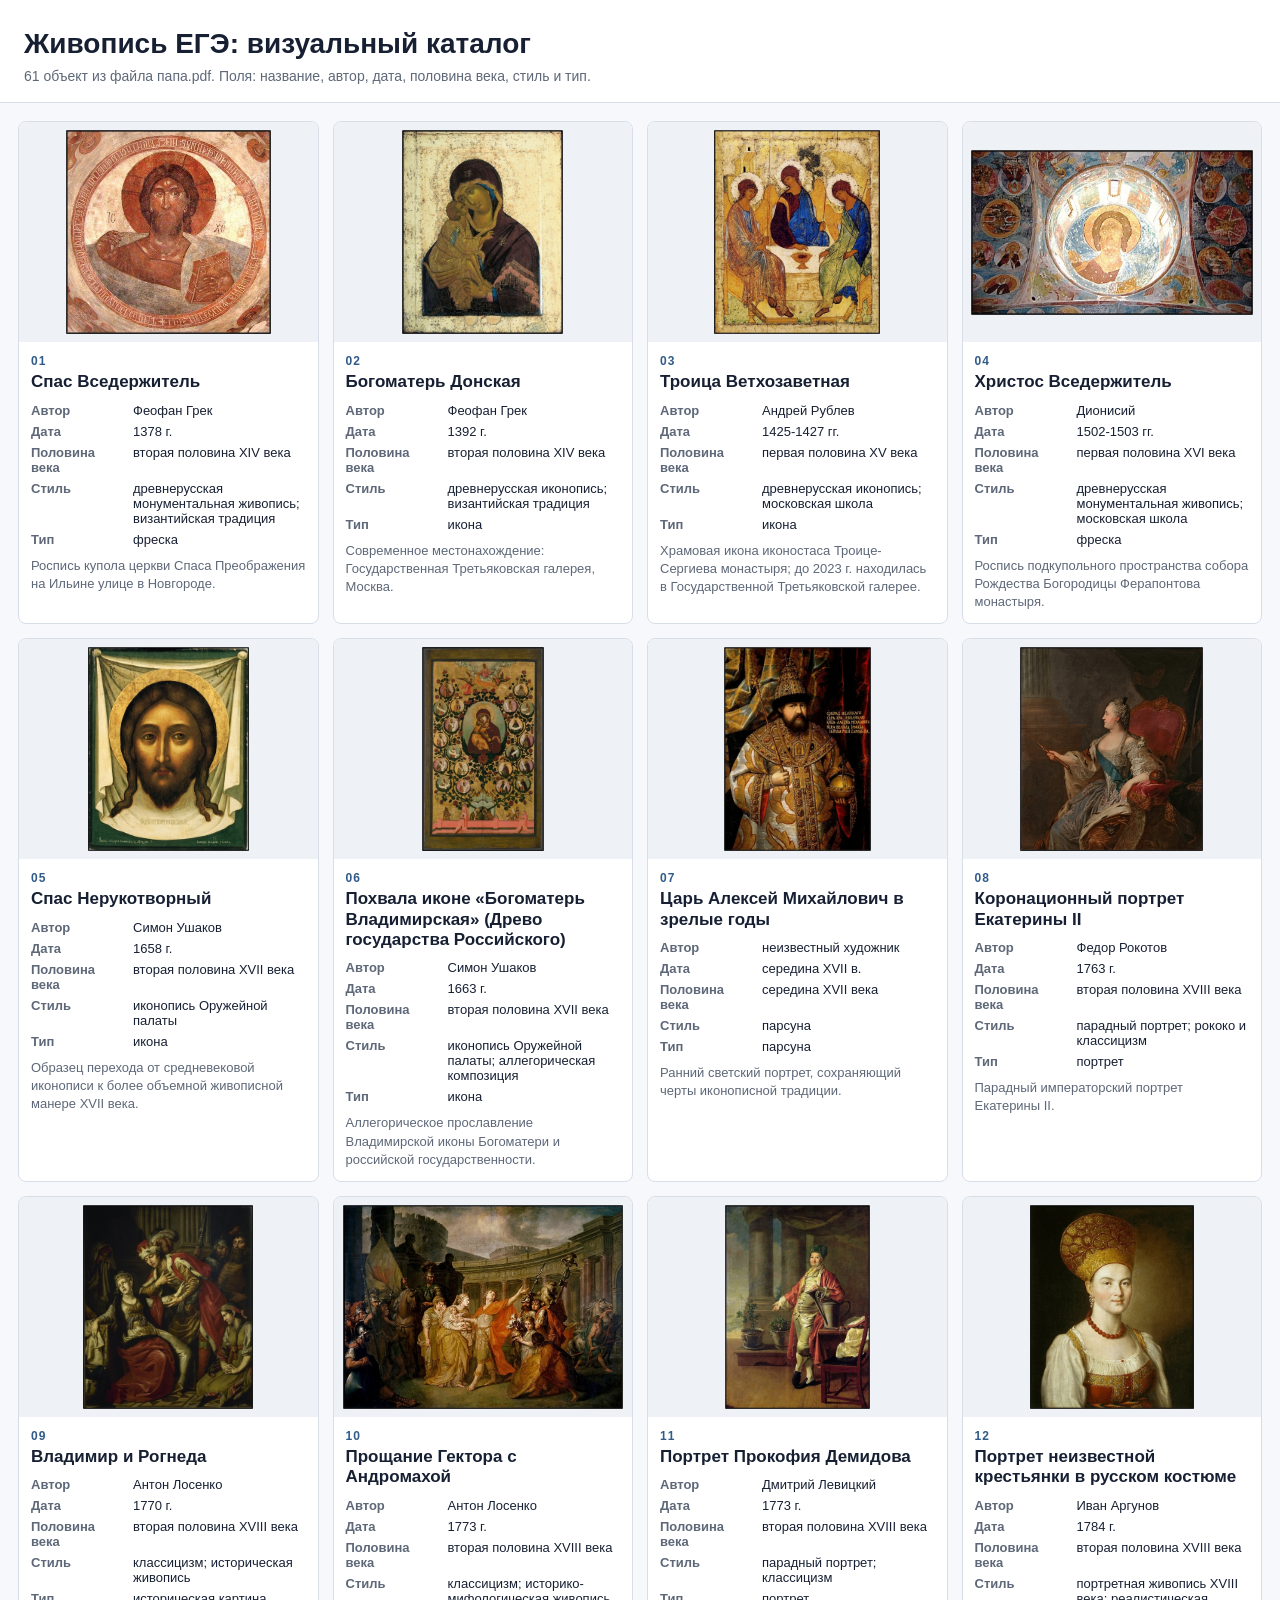
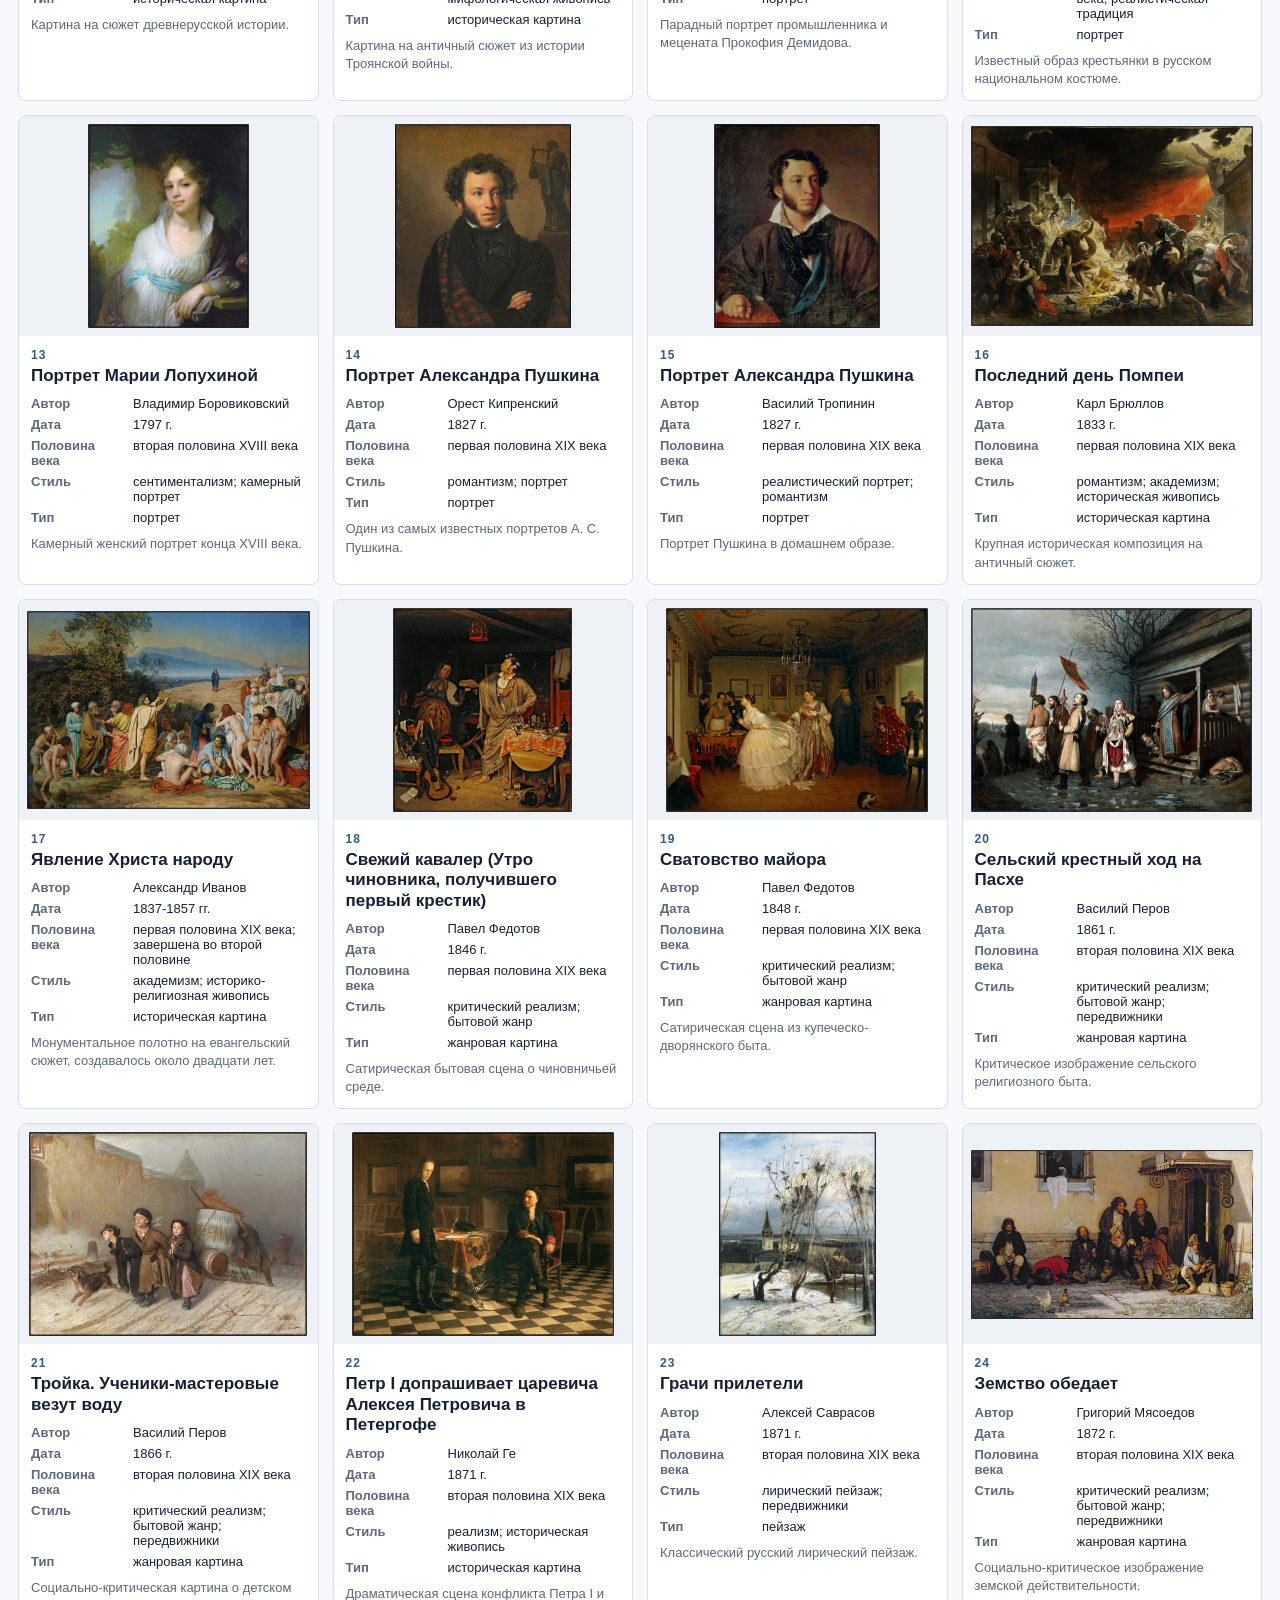
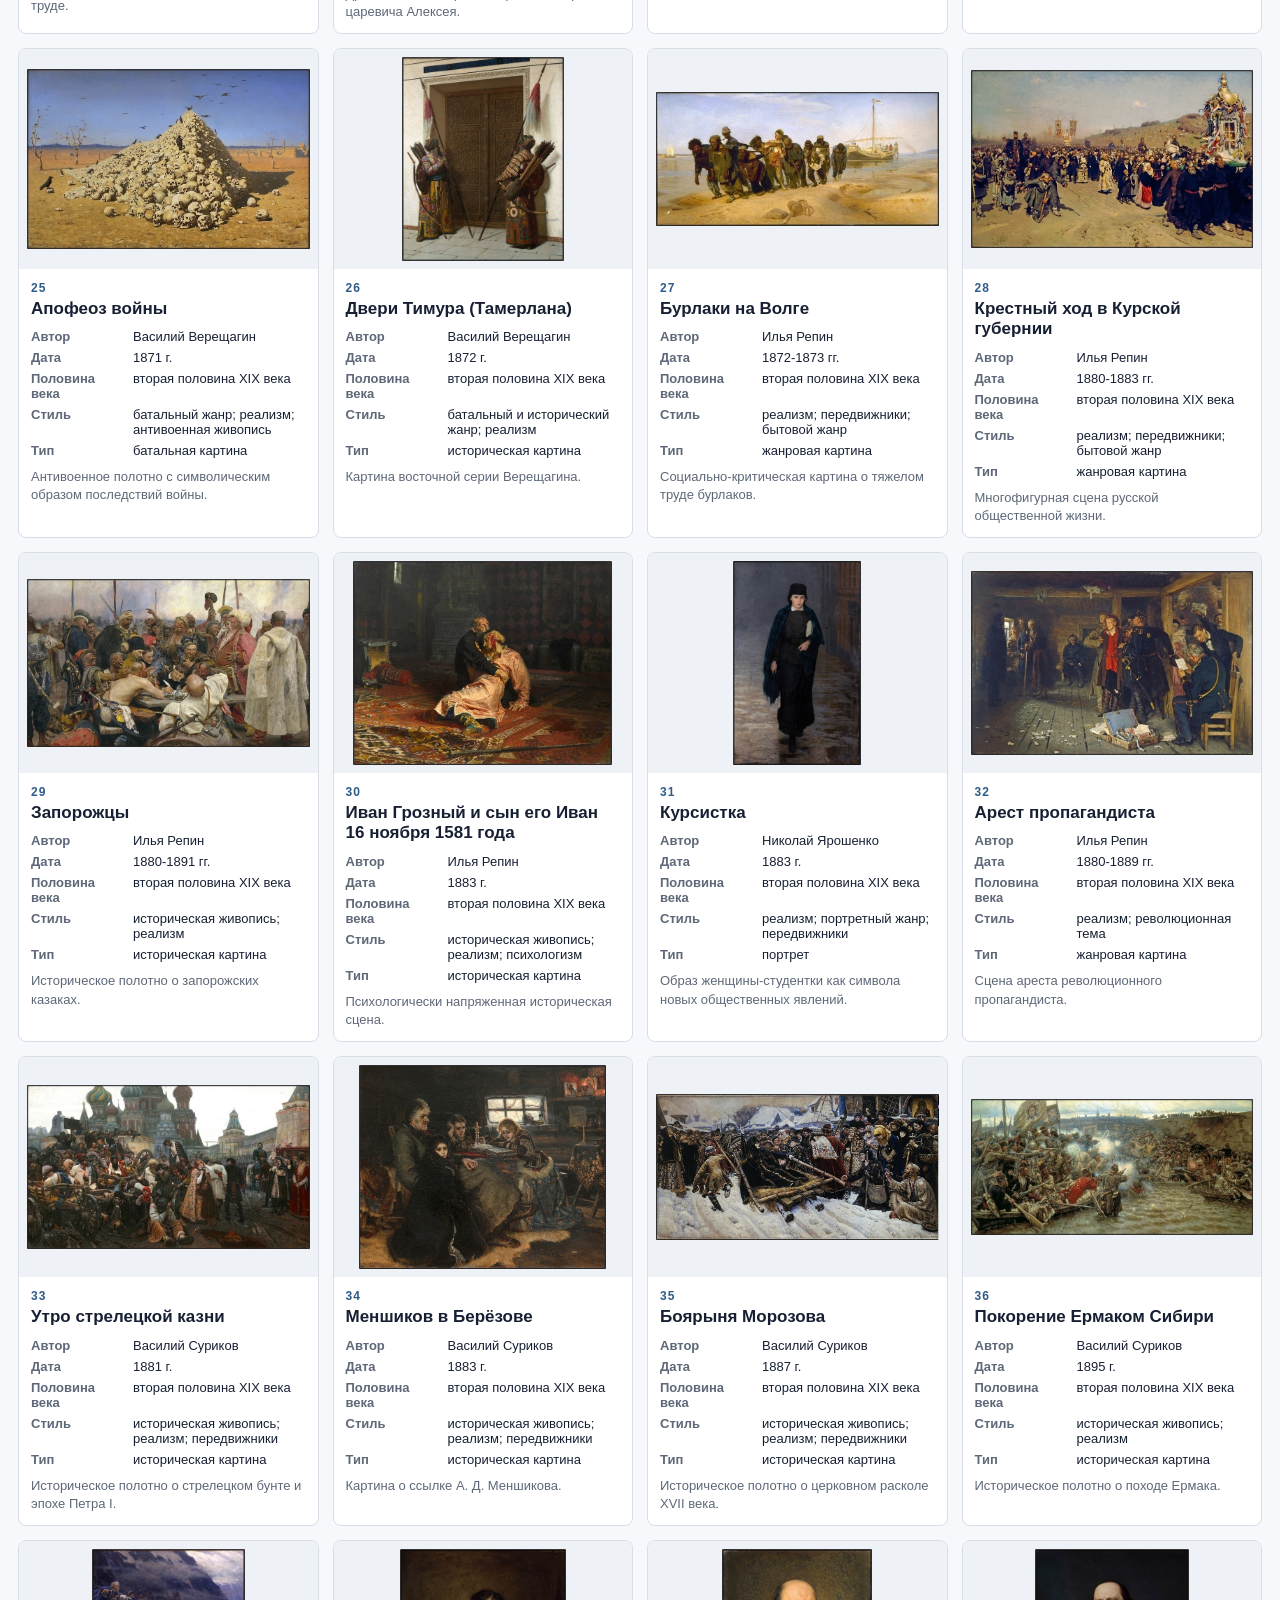
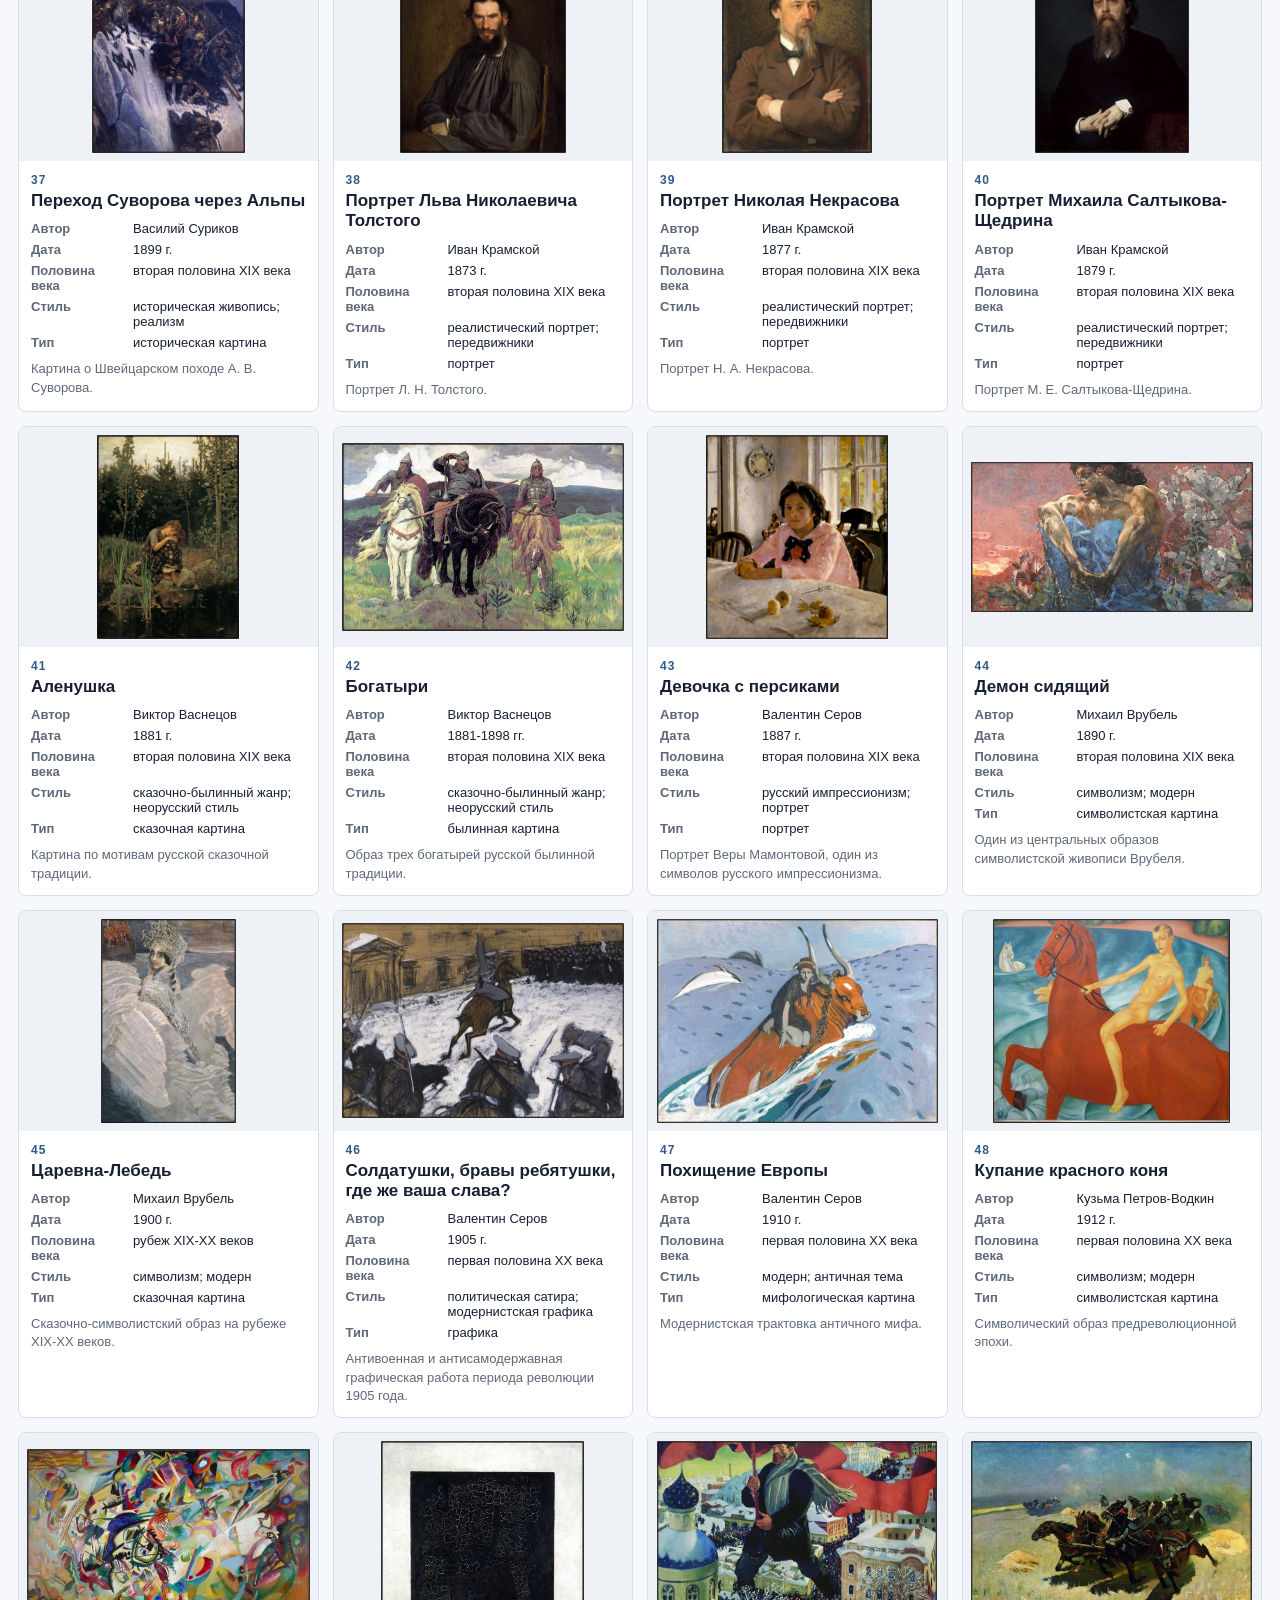
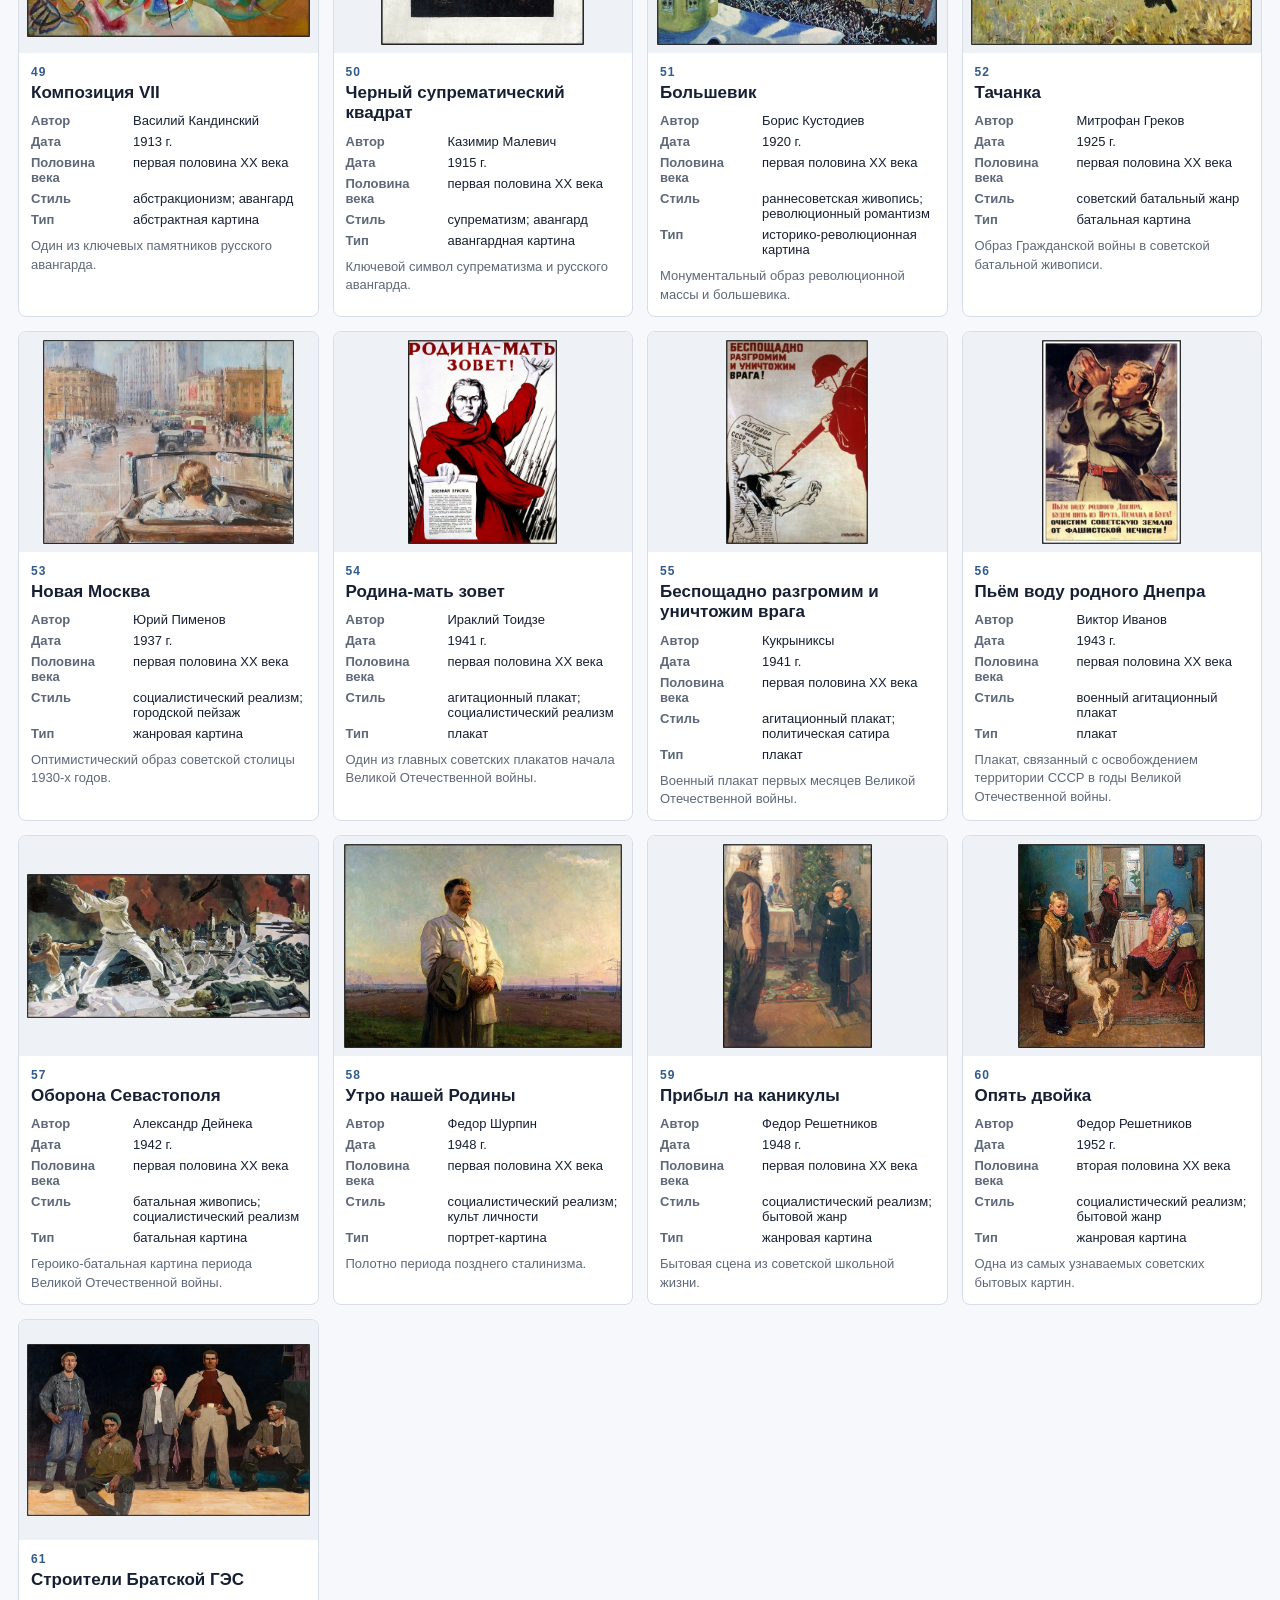
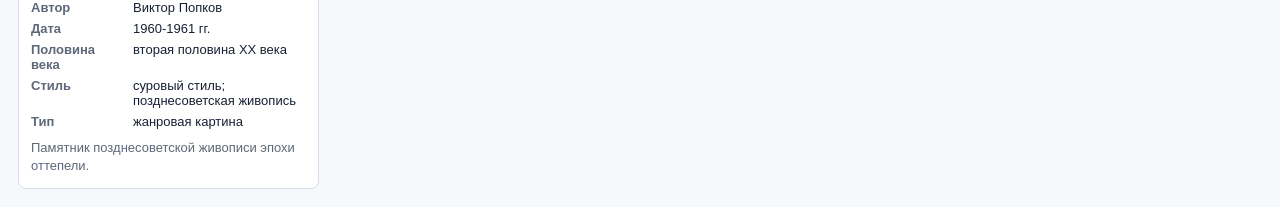
<file: painting_characteristics.html>
<!doctype html>
<html lang="ru">
<head>
  <meta charset="utf-8">
  <meta name="viewport" content="width=device-width, initial-scale=1">
  <title>Живопись ЕГЭ: визуальный каталог</title>
  <style>
    :root {
      color-scheme: light;
      --ink: #172033;
      --muted: #5e6878;
      --line: #d8dee8;
      --paper: #f7f8fb;
      --card: #ffffff;
      --accent: #315b8a;
    }
    * { box-sizing: border-box; }
    body {
      margin: 0;
      font-family: Arial, sans-serif;
      background: var(--paper);
      color: var(--ink);
    }
    header {
      padding: 28px 24px 18px;
      border-bottom: 1px solid var(--line);
      background: #fff;
    }
    h1 {
      margin: 0;
      font-size: 28px;
      line-height: 1.15;
    }
    .meta {
      margin-top: 8px;
      color: var(--muted);
      font-size: 14px;
    }
    main {
      display: grid;
      grid-template-columns: repeat(auto-fill, minmax(280px, 1fr));
      gap: 14px;
      padding: 18px;
    }
    .card {
      display: grid;
      grid-template-rows: 220px auto;
      min-width: 0;
      background: var(--card);
      border: 1px solid var(--line);
      border-radius: 8px;
      overflow: hidden;
    }
    .card img {
      width: 100%;
      height: 100%;
      object-fit: contain;
      background: #eef1f5;
      padding: 8px;
    }
    .body {
      padding: 12px;
      position: relative;
    }
    .num {
      color: var(--accent);
      font-weight: 700;
      font-size: 12px;
      letter-spacing: .08em;
    }
    h2 {
      margin: 4px 0 10px;
      font-size: 17px;
      line-height: 1.2;
    }
    dl {
      display: grid;
      grid-template-columns: 94px 1fr;
      gap: 6px 8px;
      margin: 0;
      font-size: 13px;
    }
    dt {
      color: var(--muted);
      font-weight: 700;
    }
    dd {
      margin: 0;
    }
    p {
      margin: 10px 0 0;
      font-size: 13px;
      color: var(--muted);
      line-height: 1.4;
    }
  </style>
</head>
<body>
  <header>
    <h1>Живопись ЕГЭ: визуальный каталог</h1>
    <div class="meta">61 объект из файла папа.pdf. Поля: название, автор, дата, половина века, стиль и тип.</div>
  </header>
  <main>
    
        <article class="card">
          <img src="assets/visual/painting/spas-vsederzhitel-feofan-grek.jpg" alt="Спас Вседержитель">
          <div class="body">
            <div class="num">01</div>
            <h2>Спас Вседержитель</h2>
            <dl>
              <dt>Автор</dt><dd>Феофан Грек</dd>
              <dt>Дата</dt><dd>1378 г.</dd>
              <dt>Половина века</dt><dd>вторая половина XIV века</dd>
              <dt>Стиль</dt><dd>древнерусская монументальная живопись; византийская традиция</dd>
              <dt>Тип</dt><dd>фреска</dd>
            </dl>
            <p>Роспись купола церкви Спаса Преображения на Ильине улице в Новгороде.</p>
          </div>
        </article>
        <article class="card">
          <img src="assets/visual/painting/bogomater-donskaya-feofan-grek.jpg" alt="Богоматерь Донская">
          <div class="body">
            <div class="num">02</div>
            <h2>Богоматерь Донская</h2>
            <dl>
              <dt>Автор</dt><dd>Феофан Грек</dd>
              <dt>Дата</dt><dd>1392 г.</dd>
              <dt>Половина века</dt><dd>вторая половина XIV века</dd>
              <dt>Стиль</dt><dd>древнерусская иконопись; византийская традиция</dd>
              <dt>Тип</dt><dd>икона</dd>
            </dl>
            <p>Современное местонахождение: Государственная Третьяковская галерея, Москва.</p>
          </div>
        </article>
        <article class="card">
          <img src="assets/visual/painting/troica-vethozavetnaya-andrej-rublev.jpg" alt="Троица Ветхозаветная">
          <div class="body">
            <div class="num">03</div>
            <h2>Троица Ветхозаветная</h2>
            <dl>
              <dt>Автор</dt><dd>Андрей Рублев</dd>
              <dt>Дата</dt><dd>1425-1427 гг.</dd>
              <dt>Половина века</dt><dd>первая половина XV века</dd>
              <dt>Стиль</dt><dd>древнерусская иконопись; московская школа</dd>
              <dt>Тип</dt><dd>икона</dd>
            </dl>
            <p>Храмовая икона иконостаса Троице-Сергиева монастыря; до 2023 г. находилась в Государственной Третьяковской галерее.</p>
          </div>
        </article>
        <article class="card">
          <img src="assets/visual/painting/hristos-vsederzhitel-dionisij.jpg" alt="Христос Вседержитель">
          <div class="body">
            <div class="num">04</div>
            <h2>Христос Вседержитель</h2>
            <dl>
              <dt>Автор</dt><dd>Дионисий</dd>
              <dt>Дата</dt><dd>1502-1503 гг.</dd>
              <dt>Половина века</dt><dd>первая половина XVI века</dd>
              <dt>Стиль</dt><dd>древнерусская монументальная живопись; московская школа</dd>
              <dt>Тип</dt><dd>фреска</dd>
            </dl>
            <p>Роспись подкупольного пространства собора Рождества Богородицы Ферапонтова монастыря.</p>
          </div>
        </article>
        <article class="card">
          <img src="assets/visual/painting/spas-nerukotvornyj-simon-ushakov.jpg" alt="Спас Нерукотворный">
          <div class="body">
            <div class="num">05</div>
            <h2>Спас Нерукотворный</h2>
            <dl>
              <dt>Автор</dt><dd>Симон Ушаков</dd>
              <dt>Дата</dt><dd>1658 г.</dd>
              <dt>Половина века</dt><dd>вторая половина XVII века</dd>
              <dt>Стиль</dt><dd>иконопись Оружейной палаты</dd>
              <dt>Тип</dt><dd>икона</dd>
            </dl>
            <p>Образец перехода от средневековой иконописи к более объемной живописной манере XVII века.</p>
          </div>
        </article>
        <article class="card">
          <img src="assets/visual/painting/pohvala-ikone-bogomater-vladimirskaya-drevo-gosudarstva-rossijskogo-simon-ushakov.jpg" alt="Похвала иконе «Богоматерь Владимирская» (Древо государства Российского)">
          <div class="body">
            <div class="num">06</div>
            <h2>Похвала иконе «Богоматерь Владимирская» (Древо государства Российского)</h2>
            <dl>
              <dt>Автор</dt><dd>Симон Ушаков</dd>
              <dt>Дата</dt><dd>1663 г.</dd>
              <dt>Половина века</dt><dd>вторая половина XVII века</dd>
              <dt>Стиль</dt><dd>иконопись Оружейной палаты; аллегорическая композиция</dd>
              <dt>Тип</dt><dd>икона</dd>
            </dl>
            <p>Аллегорическое прославление Владимирской иконы Богоматери и российской государственности.</p>
          </div>
        </article>
        <article class="card">
          <img src="assets/visual/painting/car-aleksej-mihajlovich-v-zrelye-gody-neizvestnyj-hudozhnik.jpg" alt="Царь Алексей Михайлович в зрелые годы">
          <div class="body">
            <div class="num">07</div>
            <h2>Царь Алексей Михайлович в зрелые годы</h2>
            <dl>
              <dt>Автор</dt><dd>неизвестный художник</dd>
              <dt>Дата</dt><dd>середина XVII в.</dd>
              <dt>Половина века</dt><dd>середина XVII века</dd>
              <dt>Стиль</dt><dd>парсуна</dd>
              <dt>Тип</dt><dd>парсуна</dd>
            </dl>
            <p>Ранний светский портрет, сохраняющий черты иконописной традиции.</p>
          </div>
        </article>
        <article class="card">
          <img src="assets/visual/painting/koronacionnyj-portret-ekateriny-ii-fedor-rokotov.jpg" alt="Коронационный портрет Екатерины II">
          <div class="body">
            <div class="num">08</div>
            <h2>Коронационный портрет Екатерины II</h2>
            <dl>
              <dt>Автор</dt><dd>Федор Рокотов</dd>
              <dt>Дата</dt><dd>1763 г.</dd>
              <dt>Половина века</dt><dd>вторая половина XVIII века</dd>
              <dt>Стиль</dt><dd>парадный портрет; рококо и классицизм</dd>
              <dt>Тип</dt><dd>портрет</dd>
            </dl>
            <p>Парадный императорский портрет Екатерины II.</p>
          </div>
        </article>
        <article class="card">
          <img src="assets/visual/painting/vladimir-i-rogneda-anton-losenko.jpg" alt="Владимир и Рогнеда">
          <div class="body">
            <div class="num">09</div>
            <h2>Владимир и Рогнеда</h2>
            <dl>
              <dt>Автор</dt><dd>Антон Лосенко</dd>
              <dt>Дата</dt><dd>1770 г.</dd>
              <dt>Половина века</dt><dd>вторая половина XVIII века</dd>
              <dt>Стиль</dt><dd>классицизм; историческая живопись</dd>
              <dt>Тип</dt><dd>историческая картина</dd>
            </dl>
            <p>Картина на сюжет древнерусской истории.</p>
          </div>
        </article>
        <article class="card">
          <img src="assets/visual/painting/proshchanie-gektora-s-andromahoj-anton-losenko.jpg" alt="Прощание Гектора с Андромахой">
          <div class="body">
            <div class="num">10</div>
            <h2>Прощание Гектора с Андромахой</h2>
            <dl>
              <dt>Автор</dt><dd>Антон Лосенко</dd>
              <dt>Дата</dt><dd>1773 г.</dd>
              <dt>Половина века</dt><dd>вторая половина XVIII века</dd>
              <dt>Стиль</dt><dd>классицизм; историко-мифологическая живопись</dd>
              <dt>Тип</dt><dd>историческая картина</dd>
            </dl>
            <p>Картина на античный сюжет из истории Троянской войны.</p>
          </div>
        </article>
        <article class="card">
          <img src="assets/visual/painting/portret-prokofiya-demidova-dmitrij-levickij.jpg" alt="Портрет Прокофия Демидова">
          <div class="body">
            <div class="num">11</div>
            <h2>Портрет Прокофия Демидова</h2>
            <dl>
              <dt>Автор</dt><dd>Дмитрий Левицкий</dd>
              <dt>Дата</dt><dd>1773 г.</dd>
              <dt>Половина века</dt><dd>вторая половина XVIII века</dd>
              <dt>Стиль</dt><dd>парадный портрет; классицизм</dd>
              <dt>Тип</dt><dd>портрет</dd>
            </dl>
            <p>Парадный портрет промышленника и мецената Прокофия Демидова.</p>
          </div>
        </article>
        <article class="card">
          <img src="assets/visual/painting/portret-neizvestnoj-krestyanki-v-russkom-kostyume-ivan-argunov.jpg" alt="Портрет неизвестной крестьянки в русском костюме">
          <div class="body">
            <div class="num">12</div>
            <h2>Портрет неизвестной крестьянки в русском костюме</h2>
            <dl>
              <dt>Автор</dt><dd>Иван Аргунов</dd>
              <dt>Дата</dt><dd>1784 г.</dd>
              <dt>Половина века</dt><dd>вторая половина XVIII века</dd>
              <dt>Стиль</dt><dd>портретная живопись XVIII века; реалистическая традиция</dd>
              <dt>Тип</dt><dd>портрет</dd>
            </dl>
            <p>Известный образ крестьянки в русском национальном костюме.</p>
          </div>
        </article>
        <article class="card">
          <img src="assets/visual/painting/portret-marii-lopuhinoj-vladimir-borovikovskij.jpg" alt="Портрет Марии Лопухиной">
          <div class="body">
            <div class="num">13</div>
            <h2>Портрет Марии Лопухиной</h2>
            <dl>
              <dt>Автор</dt><dd>Владимир Боровиковский</dd>
              <dt>Дата</dt><dd>1797 г.</dd>
              <dt>Половина века</dt><dd>вторая половина XVIII века</dd>
              <dt>Стиль</dt><dd>сентиментализм; камерный портрет</dd>
              <dt>Тип</dt><dd>портрет</dd>
            </dl>
            <p>Камерный женский портрет конца XVIII века.</p>
          </div>
        </article>
        <article class="card">
          <img src="assets/visual/painting/portret-aleksandra-pushkina-orest-kiprenskij.jpg" alt="Портрет Александра Пушкина">
          <div class="body">
            <div class="num">14</div>
            <h2>Портрет Александра Пушкина</h2>
            <dl>
              <dt>Автор</dt><dd>Орест Кипренский</dd>
              <dt>Дата</dt><dd>1827 г.</dd>
              <dt>Половина века</dt><dd>первая половина XIX века</dd>
              <dt>Стиль</dt><dd>романтизм; портрет</dd>
              <dt>Тип</dt><dd>портрет</dd>
            </dl>
            <p>Один из самых известных портретов А. С. Пушкина.</p>
          </div>
        </article>
        <article class="card">
          <img src="assets/visual/painting/portret-aleksandra-pushkina-vasilij-tropinin.jpg" alt="Портрет Александра Пушкина">
          <div class="body">
            <div class="num">15</div>
            <h2>Портрет Александра Пушкина</h2>
            <dl>
              <dt>Автор</dt><dd>Василий Тропинин</dd>
              <dt>Дата</dt><dd>1827 г.</dd>
              <dt>Половина века</dt><dd>первая половина XIX века</dd>
              <dt>Стиль</dt><dd>реалистический портрет; романтизм</dd>
              <dt>Тип</dt><dd>портрет</dd>
            </dl>
            <p>Портрет Пушкина в домашнем образе.</p>
          </div>
        </article>
        <article class="card">
          <img src="assets/visual/painting/poslednij-den-pompei-karl-bryullov.jpg" alt="Последний день Помпеи">
          <div class="body">
            <div class="num">16</div>
            <h2>Последний день Помпеи</h2>
            <dl>
              <dt>Автор</dt><dd>Карл Брюллов</dd>
              <dt>Дата</dt><dd>1833 г.</dd>
              <dt>Половина века</dt><dd>первая половина XIX века</dd>
              <dt>Стиль</dt><dd>романтизм; академизм; историческая живопись</dd>
              <dt>Тип</dt><dd>историческая картина</dd>
            </dl>
            <p>Крупная историческая композиция на античный сюжет.</p>
          </div>
        </article>
        <article class="card">
          <img src="assets/visual/painting/yavlenie-hrista-narodu-aleksandr-ivanov.jpg" alt="Явление Христа народу">
          <div class="body">
            <div class="num">17</div>
            <h2>Явление Христа народу</h2>
            <dl>
              <dt>Автор</dt><dd>Александр Иванов</dd>
              <dt>Дата</dt><dd>1837-1857 гг.</dd>
              <dt>Половина века</dt><dd>первая половина XIX века; завершена во второй половине</dd>
              <dt>Стиль</dt><dd>академизм; историко-религиозная живопись</dd>
              <dt>Тип</dt><dd>историческая картина</dd>
            </dl>
            <p>Монументальное полотно на евангельский сюжет, создавалось около двадцати лет.</p>
          </div>
        </article>
        <article class="card">
          <img src="assets/visual/painting/svezhij-kavaler-utro-chinovnika-poluchivshego-pervyj-krestik-pavel-fedotov.jpg" alt="Свежий кавалер (Утро чиновника, получившего первый крестик)">
          <div class="body">
            <div class="num">18</div>
            <h2>Свежий кавалер (Утро чиновника, получившего первый крестик)</h2>
            <dl>
              <dt>Автор</dt><dd>Павел Федотов</dd>
              <dt>Дата</dt><dd>1846 г.</dd>
              <dt>Половина века</dt><dd>первая половина XIX века</dd>
              <dt>Стиль</dt><dd>критический реализм; бытовой жанр</dd>
              <dt>Тип</dt><dd>жанровая картина</dd>
            </dl>
            <p>Сатирическая бытовая сцена о чиновничьей среде.</p>
          </div>
        </article>
        <article class="card">
          <img src="assets/visual/painting/svatovstvo-majora-pavel-fedotov.jpg" alt="Сватовство майора">
          <div class="body">
            <div class="num">19</div>
            <h2>Сватовство майора</h2>
            <dl>
              <dt>Автор</dt><dd>Павел Федотов</dd>
              <dt>Дата</dt><dd>1848 г.</dd>
              <dt>Половина века</dt><dd>первая половина XIX века</dd>
              <dt>Стиль</dt><dd>критический реализм; бытовой жанр</dd>
              <dt>Тип</dt><dd>жанровая картина</dd>
            </dl>
            <p>Сатирическая сцена из купеческо-дворянского быта.</p>
          </div>
        </article>
        <article class="card">
          <img src="assets/visual/painting/selskij-krestnyj-hod-na-pashe-vasilij-perov.jpg" alt="Сельский крестный ход на Пасхе">
          <div class="body">
            <div class="num">20</div>
            <h2>Сельский крестный ход на Пасхе</h2>
            <dl>
              <dt>Автор</dt><dd>Василий Перов</dd>
              <dt>Дата</dt><dd>1861 г.</dd>
              <dt>Половина века</dt><dd>вторая половина XIX века</dd>
              <dt>Стиль</dt><dd>критический реализм; бытовой жанр; передвижники</dd>
              <dt>Тип</dt><dd>жанровая картина</dd>
            </dl>
            <p>Критическое изображение сельского религиозного быта.</p>
          </div>
        </article>
        <article class="card">
          <img src="assets/visual/painting/trojka-ucheniki-masterovye-vezut-vodu-vasilij-perov.jpg" alt="Тройка. Ученики-мастеровые везут воду">
          <div class="body">
            <div class="num">21</div>
            <h2>Тройка. Ученики-мастеровые везут воду</h2>
            <dl>
              <dt>Автор</dt><dd>Василий Перов</dd>
              <dt>Дата</dt><dd>1866 г.</dd>
              <dt>Половина века</dt><dd>вторая половина XIX века</dd>
              <dt>Стиль</dt><dd>критический реализм; бытовой жанр; передвижники</dd>
              <dt>Тип</dt><dd>жанровая картина</dd>
            </dl>
            <p>Социально-критическая картина о детском труде.</p>
          </div>
        </article>
        <article class="card">
          <img src="assets/visual/painting/petr-i-doprashivaet-carevicha-alekseya-petrovicha-v-petergofe-nikolaj-ge.jpg" alt="Петр I допрашивает царевича Алексея Петровича в Петергофе">
          <div class="body">
            <div class="num">22</div>
            <h2>Петр I допрашивает царевича Алексея Петровича в Петергофе</h2>
            <dl>
              <dt>Автор</dt><dd>Николай Ге</dd>
              <dt>Дата</dt><dd>1871 г.</dd>
              <dt>Половина века</dt><dd>вторая половина XIX века</dd>
              <dt>Стиль</dt><dd>реализм; историческая живопись</dd>
              <dt>Тип</dt><dd>историческая картина</dd>
            </dl>
            <p>Драматическая сцена конфликта Петра I и царевича Алексея.</p>
          </div>
        </article>
        <article class="card">
          <img src="assets/visual/painting/grachi-prileteli-aleksej-savrasov.jpg" alt="Грачи прилетели">
          <div class="body">
            <div class="num">23</div>
            <h2>Грачи прилетели</h2>
            <dl>
              <dt>Автор</dt><dd>Алексей Саврасов</dd>
              <dt>Дата</dt><dd>1871 г.</dd>
              <dt>Половина века</dt><dd>вторая половина XIX века</dd>
              <dt>Стиль</dt><dd>лирический пейзаж; передвижники</dd>
              <dt>Тип</dt><dd>пейзаж</dd>
            </dl>
            <p>Классический русский лирический пейзаж.</p>
          </div>
        </article>
        <article class="card">
          <img src="assets/visual/painting/zemstvo-obedaet-grigorij-myasoedov.jpg" alt="Земство обедает">
          <div class="body">
            <div class="num">24</div>
            <h2>Земство обедает</h2>
            <dl>
              <dt>Автор</dt><dd>Григорий Мясоедов</dd>
              <dt>Дата</dt><dd>1872 г.</dd>
              <dt>Половина века</dt><dd>вторая половина XIX века</dd>
              <dt>Стиль</dt><dd>критический реализм; бытовой жанр; передвижники</dd>
              <dt>Тип</dt><dd>жанровая картина</dd>
            </dl>
            <p>Социально-критическое изображение земской действительности.</p>
          </div>
        </article>
        <article class="card">
          <img src="assets/visual/painting/apofeoz-vojny-vasilij-vereshchagin.jpg" alt="Апофеоз войны">
          <div class="body">
            <div class="num">25</div>
            <h2>Апофеоз войны</h2>
            <dl>
              <dt>Автор</dt><dd>Василий Верещагин</dd>
              <dt>Дата</dt><dd>1871 г.</dd>
              <dt>Половина века</dt><dd>вторая половина XIX века</dd>
              <dt>Стиль</dt><dd>батальный жанр; реализм; антивоенная живопись</dd>
              <dt>Тип</dt><dd>батальная картина</dd>
            </dl>
            <p>Антивоенное полотно с символическим образом последствий войны.</p>
          </div>
        </article>
        <article class="card">
          <img src="assets/visual/painting/dveri-timura-tamerlana-vasilij-vereshchagin.jpg" alt="Двери Тимура (Тамерлана)">
          <div class="body">
            <div class="num">26</div>
            <h2>Двери Тимура (Тамерлана)</h2>
            <dl>
              <dt>Автор</dt><dd>Василий Верещагин</dd>
              <dt>Дата</dt><dd>1872 г.</dd>
              <dt>Половина века</dt><dd>вторая половина XIX века</dd>
              <dt>Стиль</dt><dd>батальный и исторический жанр; реализм</dd>
              <dt>Тип</dt><dd>историческая картина</dd>
            </dl>
            <p>Картина восточной серии Верещагина.</p>
          </div>
        </article>
        <article class="card">
          <img src="assets/visual/painting/burlaki-na-volge-ilya-repin.jpg" alt="Бурлаки на Волге">
          <div class="body">
            <div class="num">27</div>
            <h2>Бурлаки на Волге</h2>
            <dl>
              <dt>Автор</dt><dd>Илья Репин</dd>
              <dt>Дата</dt><dd>1872-1873 гг.</dd>
              <dt>Половина века</dt><dd>вторая половина XIX века</dd>
              <dt>Стиль</dt><dd>реализм; передвижники; бытовой жанр</dd>
              <dt>Тип</dt><dd>жанровая картина</dd>
            </dl>
            <p>Социально-критическая картина о тяжелом труде бурлаков.</p>
          </div>
        </article>
        <article class="card">
          <img src="assets/visual/painting/krestnyj-hod-v-kurskoj-gubernii-ilya-repin.jpg" alt="Крестный ход в Курской губернии">
          <div class="body">
            <div class="num">28</div>
            <h2>Крестный ход в Курской губернии</h2>
            <dl>
              <dt>Автор</dt><dd>Илья Репин</dd>
              <dt>Дата</dt><dd>1880-1883 гг.</dd>
              <dt>Половина века</dt><dd>вторая половина XIX века</dd>
              <dt>Стиль</dt><dd>реализм; передвижники; бытовой жанр</dd>
              <dt>Тип</dt><dd>жанровая картина</dd>
            </dl>
            <p>Многофигурная сцена русской общественной жизни.</p>
          </div>
        </article>
        <article class="card">
          <img src="assets/visual/painting/zaporozhcy-ilya-repin.jpg" alt="Запорожцы">
          <div class="body">
            <div class="num">29</div>
            <h2>Запорожцы</h2>
            <dl>
              <dt>Автор</dt><dd>Илья Репин</dd>
              <dt>Дата</dt><dd>1880-1891 гг.</dd>
              <dt>Половина века</dt><dd>вторая половина XIX века</dd>
              <dt>Стиль</dt><dd>историческая живопись; реализм</dd>
              <dt>Тип</dt><dd>историческая картина</dd>
            </dl>
            <p>Историческое полотно о запорожских казаках.</p>
          </div>
        </article>
        <article class="card">
          <img src="assets/visual/painting/ivan-groznyj-i-syn-ego-ivan-16-noyabrya-1581-goda-ilya-repin.jpg" alt="Иван Грозный и сын его Иван 16 ноября 1581 года">
          <div class="body">
            <div class="num">30</div>
            <h2>Иван Грозный и сын его Иван 16 ноября 1581 года</h2>
            <dl>
              <dt>Автор</dt><dd>Илья Репин</dd>
              <dt>Дата</dt><dd>1883 г.</dd>
              <dt>Половина века</dt><dd>вторая половина XIX века</dd>
              <dt>Стиль</dt><dd>историческая живопись; реализм; психологизм</dd>
              <dt>Тип</dt><dd>историческая картина</dd>
            </dl>
            <p>Психологически напряженная историческая сцена.</p>
          </div>
        </article>
        <article class="card">
          <img src="assets/visual/painting/kursistka-nikolaj-yaroshenko.jpg" alt="Курсистка">
          <div class="body">
            <div class="num">31</div>
            <h2>Курсистка</h2>
            <dl>
              <dt>Автор</dt><dd>Николай Ярошенко</dd>
              <dt>Дата</dt><dd>1883 г.</dd>
              <dt>Половина века</dt><dd>вторая половина XIX века</dd>
              <dt>Стиль</dt><dd>реализм; портретный жанр; передвижники</dd>
              <dt>Тип</dt><dd>портрет</dd>
            </dl>
            <p>Образ женщины-студентки как символа новых общественных явлений.</p>
          </div>
        </article>
        <article class="card">
          <img src="assets/visual/painting/arest-propagandista-ilya-repin.jpg" alt="Арест пропагандиста">
          <div class="body">
            <div class="num">32</div>
            <h2>Арест пропагандиста</h2>
            <dl>
              <dt>Автор</dt><dd>Илья Репин</dd>
              <dt>Дата</dt><dd>1880-1889 гг.</dd>
              <dt>Половина века</dt><dd>вторая половина XIX века</dd>
              <dt>Стиль</dt><dd>реализм; революционная тема</dd>
              <dt>Тип</dt><dd>жанровая картина</dd>
            </dl>
            <p>Сцена ареста революционного пропагандиста.</p>
          </div>
        </article>
        <article class="card">
          <img src="assets/visual/painting/utro-streleckoj-kazni-vasilij-surikov.jpg" alt="Утро стрелецкой казни">
          <div class="body">
            <div class="num">33</div>
            <h2>Утро стрелецкой казни</h2>
            <dl>
              <dt>Автор</dt><dd>Василий Суриков</dd>
              <dt>Дата</dt><dd>1881 г.</dd>
              <dt>Половина века</dt><dd>вторая половина XIX века</dd>
              <dt>Стиль</dt><dd>историческая живопись; реализм; передвижники</dd>
              <dt>Тип</dt><dd>историческая картина</dd>
            </dl>
            <p>Историческое полотно о стрелецком бунте и эпохе Петра I.</p>
          </div>
        </article>
        <article class="card">
          <img src="assets/visual/painting/menshikov-v-berezove-vasilij-surikov.jpg" alt="Меншиков в Берёзове">
          <div class="body">
            <div class="num">34</div>
            <h2>Меншиков в Берёзове</h2>
            <dl>
              <dt>Автор</dt><dd>Василий Суриков</dd>
              <dt>Дата</dt><dd>1883 г.</dd>
              <dt>Половина века</dt><dd>вторая половина XIX века</dd>
              <dt>Стиль</dt><dd>историческая живопись; реализм; передвижники</dd>
              <dt>Тип</dt><dd>историческая картина</dd>
            </dl>
            <p>Картина о ссылке А. Д. Меншикова.</p>
          </div>
        </article>
        <article class="card">
          <img src="assets/visual/painting/boyarynya-morozova-vasilij-surikov.jpg" alt="Боярыня Морозова">
          <div class="body">
            <div class="num">35</div>
            <h2>Боярыня Морозова</h2>
            <dl>
              <dt>Автор</dt><dd>Василий Суриков</dd>
              <dt>Дата</dt><dd>1887 г.</dd>
              <dt>Половина века</dt><dd>вторая половина XIX века</dd>
              <dt>Стиль</dt><dd>историческая живопись; реализм; передвижники</dd>
              <dt>Тип</dt><dd>историческая картина</dd>
            </dl>
            <p>Историческое полотно о церковном расколе XVII века.</p>
          </div>
        </article>
        <article class="card">
          <img src="assets/visual/painting/pokorenie-ermakom-sibiri-vasilij-surikov.jpg" alt="Покорение Ермаком Сибири">
          <div class="body">
            <div class="num">36</div>
            <h2>Покорение Ермаком Сибири</h2>
            <dl>
              <dt>Автор</dt><dd>Василий Суриков</dd>
              <dt>Дата</dt><dd>1895 г.</dd>
              <dt>Половина века</dt><dd>вторая половина XIX века</dd>
              <dt>Стиль</dt><dd>историческая живопись; реализм</dd>
              <dt>Тип</dt><dd>историческая картина</dd>
            </dl>
            <p>Историческое полотно о походе Ермака.</p>
          </div>
        </article>
        <article class="card">
          <img src="assets/visual/painting/perehod-suvorova-cherez-alpy-vasilij-surikov.jpg" alt="Переход Суворова через Альпы">
          <div class="body">
            <div class="num">37</div>
            <h2>Переход Суворова через Альпы</h2>
            <dl>
              <dt>Автор</dt><dd>Василий Суриков</dd>
              <dt>Дата</dt><dd>1899 г.</dd>
              <dt>Половина века</dt><dd>вторая половина XIX века</dd>
              <dt>Стиль</dt><dd>историческая живопись; реализм</dd>
              <dt>Тип</dt><dd>историческая картина</dd>
            </dl>
            <p>Картина о Швейцарском походе А. В. Суворова.</p>
          </div>
        </article>
        <article class="card">
          <img src="assets/visual/painting/portret-lva-nikolaevicha-tolstogo-ivan-kramskoj.jpg" alt="Портрет Льва Николаевича Толстого">
          <div class="body">
            <div class="num">38</div>
            <h2>Портрет Льва Николаевича Толстого</h2>
            <dl>
              <dt>Автор</dt><dd>Иван Крамской</dd>
              <dt>Дата</dt><dd>1873 г.</dd>
              <dt>Половина века</dt><dd>вторая половина XIX века</dd>
              <dt>Стиль</dt><dd>реалистический портрет; передвижники</dd>
              <dt>Тип</dt><dd>портрет</dd>
            </dl>
            <p>Портрет Л. Н. Толстого.</p>
          </div>
        </article>
        <article class="card">
          <img src="assets/visual/painting/portret-nikolaya-nekrasova-ivan-kramskoj.jpg" alt="Портрет Николая Некрасова">
          <div class="body">
            <div class="num">39</div>
            <h2>Портрет Николая Некрасова</h2>
            <dl>
              <dt>Автор</dt><dd>Иван Крамской</dd>
              <dt>Дата</dt><dd>1877 г.</dd>
              <dt>Половина века</dt><dd>вторая половина XIX века</dd>
              <dt>Стиль</dt><dd>реалистический портрет; передвижники</dd>
              <dt>Тип</dt><dd>портрет</dd>
            </dl>
            <p>Портрет Н. А. Некрасова.</p>
          </div>
        </article>
        <article class="card">
          <img src="assets/visual/painting/portret-mihaila-saltykova-shchedrina-ivan-kramskoj.jpg" alt="Портрет Михаила Салтыкова-Щедрина">
          <div class="body">
            <div class="num">40</div>
            <h2>Портрет Михаила Салтыкова-Щедрина</h2>
            <dl>
              <dt>Автор</dt><dd>Иван Крамской</dd>
              <dt>Дата</dt><dd>1879 г.</dd>
              <dt>Половина века</dt><dd>вторая половина XIX века</dd>
              <dt>Стиль</dt><dd>реалистический портрет; передвижники</dd>
              <dt>Тип</dt><dd>портрет</dd>
            </dl>
            <p>Портрет М. Е. Салтыкова-Щедрина.</p>
          </div>
        </article>
        <article class="card">
          <img src="assets/visual/painting/alenushka-viktor-vasnecov.jpg" alt="Аленушка">
          <div class="body">
            <div class="num">41</div>
            <h2>Аленушка</h2>
            <dl>
              <dt>Автор</dt><dd>Виктор Васнецов</dd>
              <dt>Дата</dt><dd>1881 г.</dd>
              <dt>Половина века</dt><dd>вторая половина XIX века</dd>
              <dt>Стиль</dt><dd>сказочно-былинный жанр; неорусский стиль</dd>
              <dt>Тип</dt><dd>сказочная картина</dd>
            </dl>
            <p>Картина по мотивам русской сказочной традиции.</p>
          </div>
        </article>
        <article class="card">
          <img src="assets/visual/painting/bogatyri-viktor-vasnecov.jpg" alt="Богатыри">
          <div class="body">
            <div class="num">42</div>
            <h2>Богатыри</h2>
            <dl>
              <dt>Автор</dt><dd>Виктор Васнецов</dd>
              <dt>Дата</dt><dd>1881-1898 гг.</dd>
              <dt>Половина века</dt><dd>вторая половина XIX века</dd>
              <dt>Стиль</dt><dd>сказочно-былинный жанр; неорусский стиль</dd>
              <dt>Тип</dt><dd>былинная картина</dd>
            </dl>
            <p>Образ трех богатырей русской былинной традиции.</p>
          </div>
        </article>
        <article class="card">
          <img src="assets/visual/painting/devochka-s-persikami-valentin-serov.jpg" alt="Девочка с персиками">
          <div class="body">
            <div class="num">43</div>
            <h2>Девочка с персиками</h2>
            <dl>
              <dt>Автор</dt><dd>Валентин Серов</dd>
              <dt>Дата</dt><dd>1887 г.</dd>
              <dt>Половина века</dt><dd>вторая половина XIX века</dd>
              <dt>Стиль</dt><dd>русский импрессионизм; портрет</dd>
              <dt>Тип</dt><dd>портрет</dd>
            </dl>
            <p>Портрет Веры Мамонтовой, один из символов русского импрессионизма.</p>
          </div>
        </article>
        <article class="card">
          <img src="assets/visual/painting/demon-sidyashchij-mihail-vrubel.jpg" alt="Демон сидящий">
          <div class="body">
            <div class="num">44</div>
            <h2>Демон сидящий</h2>
            <dl>
              <dt>Автор</dt><dd>Михаил Врубель</dd>
              <dt>Дата</dt><dd>1890 г.</dd>
              <dt>Половина века</dt><dd>вторая половина XIX века</dd>
              <dt>Стиль</dt><dd>символизм; модерн</dd>
              <dt>Тип</dt><dd>символистская картина</dd>
            </dl>
            <p>Один из центральных образов символистской живописи Врубеля.</p>
          </div>
        </article>
        <article class="card">
          <img src="assets/visual/painting/carevna-lebed-mihail-vrubel.jpg" alt="Царевна-Лебедь">
          <div class="body">
            <div class="num">45</div>
            <h2>Царевна-Лебедь</h2>
            <dl>
              <dt>Автор</dt><dd>Михаил Врубель</dd>
              <dt>Дата</dt><dd>1900 г.</dd>
              <dt>Половина века</dt><dd>рубеж XIX-XX веков</dd>
              <dt>Стиль</dt><dd>символизм; модерн</dd>
              <dt>Тип</dt><dd>сказочная картина</dd>
            </dl>
            <p>Сказочно-символистский образ на рубеже XIX-XX веков.</p>
          </div>
        </article>
        <article class="card">
          <img src="assets/visual/painting/soldatushki-bravy-rebyatushki-gde-zhe-vasha-slava-valentin-serov.jpg" alt="Солдатушки, бравы ребятушки, где же ваша слава?">
          <div class="body">
            <div class="num">46</div>
            <h2>Солдатушки, бравы ребятушки, где же ваша слава?</h2>
            <dl>
              <dt>Автор</dt><dd>Валентин Серов</dd>
              <dt>Дата</dt><dd>1905 г.</dd>
              <dt>Половина века</dt><dd>первая половина XX века</dd>
              <dt>Стиль</dt><dd>политическая сатира; модернистская графика</dd>
              <dt>Тип</dt><dd>графика</dd>
            </dl>
            <p>Антивоенная и антисамодержавная графическая работа периода революции 1905 года.</p>
          </div>
        </article>
        <article class="card">
          <img src="assets/visual/painting/pohishchenie-evropy-valentin-serov.jpg" alt="Похищение Европы">
          <div class="body">
            <div class="num">47</div>
            <h2>Похищение Европы</h2>
            <dl>
              <dt>Автор</dt><dd>Валентин Серов</dd>
              <dt>Дата</dt><dd>1910 г.</dd>
              <dt>Половина века</dt><dd>первая половина XX века</dd>
              <dt>Стиль</dt><dd>модерн; античная тема</dd>
              <dt>Тип</dt><dd>мифологическая картина</dd>
            </dl>
            <p>Модернистская трактовка античного мифа.</p>
          </div>
        </article>
        <article class="card">
          <img src="assets/visual/painting/kupanie-krasnogo-konya-kuzma-petrov-vodkin.jpg" alt="Купание красного коня">
          <div class="body">
            <div class="num">48</div>
            <h2>Купание красного коня</h2>
            <dl>
              <dt>Автор</dt><dd>Кузьма Петров-Водкин</dd>
              <dt>Дата</dt><dd>1912 г.</dd>
              <dt>Половина века</dt><dd>первая половина XX века</dd>
              <dt>Стиль</dt><dd>символизм; модерн</dd>
              <dt>Тип</dt><dd>символистская картина</dd>
            </dl>
            <p>Символический образ предреволюционной эпохи.</p>
          </div>
        </article>
        <article class="card">
          <img src="assets/visual/painting/kompoziciya-vii-vasilij-kandinskij.jpg" alt="Композиция VII">
          <div class="body">
            <div class="num">49</div>
            <h2>Композиция VII</h2>
            <dl>
              <dt>Автор</dt><dd>Василий Кандинский</dd>
              <dt>Дата</dt><dd>1913 г.</dd>
              <dt>Половина века</dt><dd>первая половина XX века</dd>
              <dt>Стиль</dt><dd>абстракционизм; авангард</dd>
              <dt>Тип</dt><dd>абстрактная картина</dd>
            </dl>
            <p>Один из ключевых памятников русского авангарда.</p>
          </div>
        </article>
        <article class="card">
          <img src="assets/visual/painting/chernyj-suprematicheskij-kvadrat-kazimir-malevich.jpg" alt="Черный супрематический квадрат">
          <div class="body">
            <div class="num">50</div>
            <h2>Черный супрематический квадрат</h2>
            <dl>
              <dt>Автор</dt><dd>Казимир Малевич</dd>
              <dt>Дата</dt><dd>1915 г.</dd>
              <dt>Половина века</dt><dd>первая половина XX века</dd>
              <dt>Стиль</dt><dd>супрематизм; авангард</dd>
              <dt>Тип</dt><dd>авангардная картина</dd>
            </dl>
            <p>Ключевой символ супрематизма и русского авангарда.</p>
          </div>
        </article>
        <article class="card">
          <img src="assets/visual/painting/bolshevik-boris-kustodiev.jpg" alt="Большевик">
          <div class="body">
            <div class="num">51</div>
            <h2>Большевик</h2>
            <dl>
              <dt>Автор</dt><dd>Борис Кустодиев</dd>
              <dt>Дата</dt><dd>1920 г.</dd>
              <dt>Половина века</dt><dd>первая половина XX века</dd>
              <dt>Стиль</dt><dd>раннесоветская живопись; революционный романтизм</dd>
              <dt>Тип</dt><dd>историко-революционная картина</dd>
            </dl>
            <p>Монументальный образ революционной массы и большевика.</p>
          </div>
        </article>
        <article class="card">
          <img src="assets/visual/painting/tachanka-mitrofan-grekov.jpg" alt="Тачанка">
          <div class="body">
            <div class="num">52</div>
            <h2>Тачанка</h2>
            <dl>
              <dt>Автор</dt><dd>Митрофан Греков</dd>
              <dt>Дата</dt><dd>1925 г.</dd>
              <dt>Половина века</dt><dd>первая половина XX века</dd>
              <dt>Стиль</dt><dd>советский батальный жанр</dd>
              <dt>Тип</dt><dd>батальная картина</dd>
            </dl>
            <p>Образ Гражданской войны в советской батальной живописи.</p>
          </div>
        </article>
        <article class="card">
          <img src="assets/visual/painting/novaya-moskva-yurij-pimenov.jpg" alt="Новая Москва">
          <div class="body">
            <div class="num">53</div>
            <h2>Новая Москва</h2>
            <dl>
              <dt>Автор</dt><dd>Юрий Пименов</dd>
              <dt>Дата</dt><dd>1937 г.</dd>
              <dt>Половина века</dt><dd>первая половина XX века</dd>
              <dt>Стиль</dt><dd>социалистический реализм; городской пейзаж</dd>
              <dt>Тип</dt><dd>жанровая картина</dd>
            </dl>
            <p>Оптимистический образ советской столицы 1930-х годов.</p>
          </div>
        </article>
        <article class="card">
          <img src="assets/visual/painting/rodina-mat-zovet-iraklij-toidze.jpg" alt="Родина-мать зовет">
          <div class="body">
            <div class="num">54</div>
            <h2>Родина-мать зовет</h2>
            <dl>
              <dt>Автор</dt><dd>Ираклий Тоидзе</dd>
              <dt>Дата</dt><dd>1941 г.</dd>
              <dt>Половина века</dt><dd>первая половина XX века</dd>
              <dt>Стиль</dt><dd>агитационный плакат; социалистический реализм</dd>
              <dt>Тип</dt><dd>плакат</dd>
            </dl>
            <p>Один из главных советских плакатов начала Великой Отечественной войны.</p>
          </div>
        </article>
        <article class="card">
          <img src="assets/visual/painting/besposhchadno-razgromim-i-unichtozhim-vraga-kukryniksy.jpg" alt="Беспощадно разгромим и уничтожим врага">
          <div class="body">
            <div class="num">55</div>
            <h2>Беспощадно разгромим и уничтожим врага</h2>
            <dl>
              <dt>Автор</dt><dd>Кукрыниксы</dd>
              <dt>Дата</dt><dd>1941 г.</dd>
              <dt>Половина века</dt><dd>первая половина XX века</dd>
              <dt>Стиль</dt><dd>агитационный плакат; политическая сатира</dd>
              <dt>Тип</dt><dd>плакат</dd>
            </dl>
            <p>Военный плакат первых месяцев Великой Отечественной войны.</p>
          </div>
        </article>
        <article class="card">
          <img src="assets/visual/painting/pem-vodu-rodnogo-dnepra-viktor-ivanov.jpg" alt="Пьём воду родного Днепра">
          <div class="body">
            <div class="num">56</div>
            <h2>Пьём воду родного Днепра</h2>
            <dl>
              <dt>Автор</dt><dd>Виктор Иванов</dd>
              <dt>Дата</dt><dd>1943 г.</dd>
              <dt>Половина века</dt><dd>первая половина XX века</dd>
              <dt>Стиль</dt><dd>военный агитационный плакат</dd>
              <dt>Тип</dt><dd>плакат</dd>
            </dl>
            <p>Плакат, связанный с освобождением территории СССР в годы Великой Отечественной войны.</p>
          </div>
        </article>
        <article class="card">
          <img src="assets/visual/painting/oborona-sevastopolya-aleksandr-dejneka.jpg" alt="Оборона Севастополя">
          <div class="body">
            <div class="num">57</div>
            <h2>Оборона Севастополя</h2>
            <dl>
              <dt>Автор</dt><dd>Александр Дейнека</dd>
              <dt>Дата</dt><dd>1942 г.</dd>
              <dt>Половина века</dt><dd>первая половина XX века</dd>
              <dt>Стиль</dt><dd>батальная живопись; социалистический реализм</dd>
              <dt>Тип</dt><dd>батальная картина</dd>
            </dl>
            <p>Героико-батальная картина периода Великой Отечественной войны.</p>
          </div>
        </article>
        <article class="card">
          <img src="assets/visual/painting/utro-nashej-rodiny-fedor-shurpin.jpg" alt="Утро нашей Родины">
          <div class="body">
            <div class="num">58</div>
            <h2>Утро нашей Родины</h2>
            <dl>
              <dt>Автор</dt><dd>Федор Шурпин</dd>
              <dt>Дата</dt><dd>1948 г.</dd>
              <dt>Половина века</dt><dd>первая половина XX века</dd>
              <dt>Стиль</dt><dd>социалистический реализм; культ личности</dd>
              <dt>Тип</dt><dd>портрет-картина</dd>
            </dl>
            <p>Полотно периода позднего сталинизма.</p>
          </div>
        </article>
        <article class="card">
          <img src="assets/visual/painting/pribyl-na-kanikuly-fedor-reshetnikov.jpg" alt="Прибыл на каникулы">
          <div class="body">
            <div class="num">59</div>
            <h2>Прибыл на каникулы</h2>
            <dl>
              <dt>Автор</dt><dd>Федор Решетников</dd>
              <dt>Дата</dt><dd>1948 г.</dd>
              <dt>Половина века</dt><dd>первая половина XX века</dd>
              <dt>Стиль</dt><dd>социалистический реализм; бытовой жанр</dd>
              <dt>Тип</dt><dd>жанровая картина</dd>
            </dl>
            <p>Бытовая сцена из советской школьной жизни.</p>
          </div>
        </article>
        <article class="card">
          <img src="assets/visual/painting/opyat-dvojka-fedor-reshetnikov.jpg" alt="Опять двойка">
          <div class="body">
            <div class="num">60</div>
            <h2>Опять двойка</h2>
            <dl>
              <dt>Автор</dt><dd>Федор Решетников</dd>
              <dt>Дата</dt><dd>1952 г.</dd>
              <dt>Половина века</dt><dd>вторая половина XX века</dd>
              <dt>Стиль</dt><dd>социалистический реализм; бытовой жанр</dd>
              <dt>Тип</dt><dd>жанровая картина</dd>
            </dl>
            <p>Одна из самых узнаваемых советских бытовых картин.</p>
          </div>
        </article>
        <article class="card">
          <img src="assets/visual/painting/stroiteli-bratskoj-ges-viktor-popkov.jpg" alt="Строители Братской ГЭС">
          <div class="body">
            <div class="num">61</div>
            <h2>Строители Братской ГЭС</h2>
            <dl>
              <dt>Автор</dt><dd>Виктор Попков</dd>
              <dt>Дата</dt><dd>1960-1961 гг.</dd>
              <dt>Половина века</dt><dd>вторая половина XX века</dd>
              <dt>Стиль</dt><dd>суровый стиль; позднесоветская живопись</dd>
              <dt>Тип</dt><dd>жанровая картина</dd>
            </dl>
            <p>Памятник позднесоветской живописи эпохи оттепели.</p>
          </div>
        </article>
  </main>
</body>
</html>
</file>
